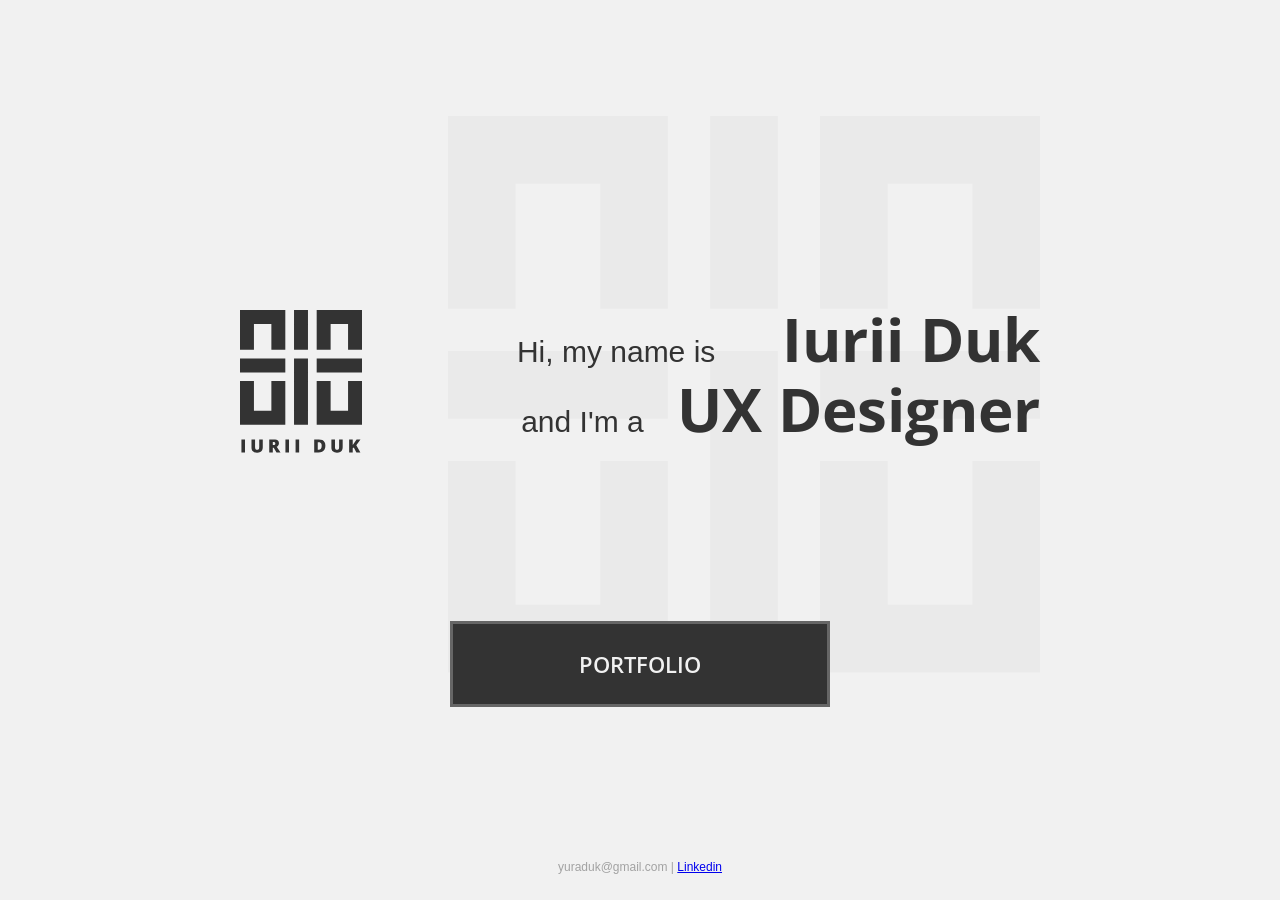
<file: index.html>
<!DOCTYPE html>
<html lang="en">
<head>
    <meta charset="UTF-8">
    <meta name="viewport" content="width=device-width, initial-scale=1.0">
    <meta http-equiv="Cache-Control" content="no-cache, no-store, must-revalidate">
    <meta http-equiv="Pragma" content="no-cache">
    <meta http-equiv="Expires" content="0">
    <title>Basic HTML Page</title>
    <link rel="stylesheet" href="css/styles.css">
    <link href="https://fonts.googleapis.com/css2?family=Open+Sans:wght@400;700&display=swap" rel="stylesheet">
   
</head>
<body>
    <div class="main-container">
        <div class="intro">
           <!-- <div class="logo">
                <img src="img/logo.svg" alt="logo" width="122px;">
            </div>
            <div class="symbol">
                <p>Hi, my name is &nbsp;&nbsp;&nbsp;&nbsp;&nbsp;&nbsp;&nbsp; <span class="bold"> Iurii Duk</span> </br> and I'm a &nbsp;&nbsp; <span class="bold"> UX Designer </span></p>
                <p class="subtext"> </br> </br>If you're here, you've probably already checked out my <a href="https://www.linkedin.com/in/iuriiduk/">LinkedIn</a> profile.</br>If not, I invite you to do so.</p>
                
            </div>-->
            <div class="brand">
                <img src="img/logo.svg" alt="Logo">
                <p>Hi, my name is &nbsp;&nbsp;&nbsp;&nbsp;&nbsp;&nbsp; <span class="bold"> Iurii Duk</span> </br> and I'm a &nbsp;&nbsp; <span class="bold"> UX Designer </span></p>
            </div>
            <div>
                <a class="button pb" href="gallery.html"> <h3>Portfolio</h3></a>
            </div>
            </div>

    <footer>
        <p class="caption">yuraduk@gmail.com | <a href="https://www.linkedin.com/in/iuriiduk/">Linkedin</p>
    </footer>
</body>
</html>
</file>
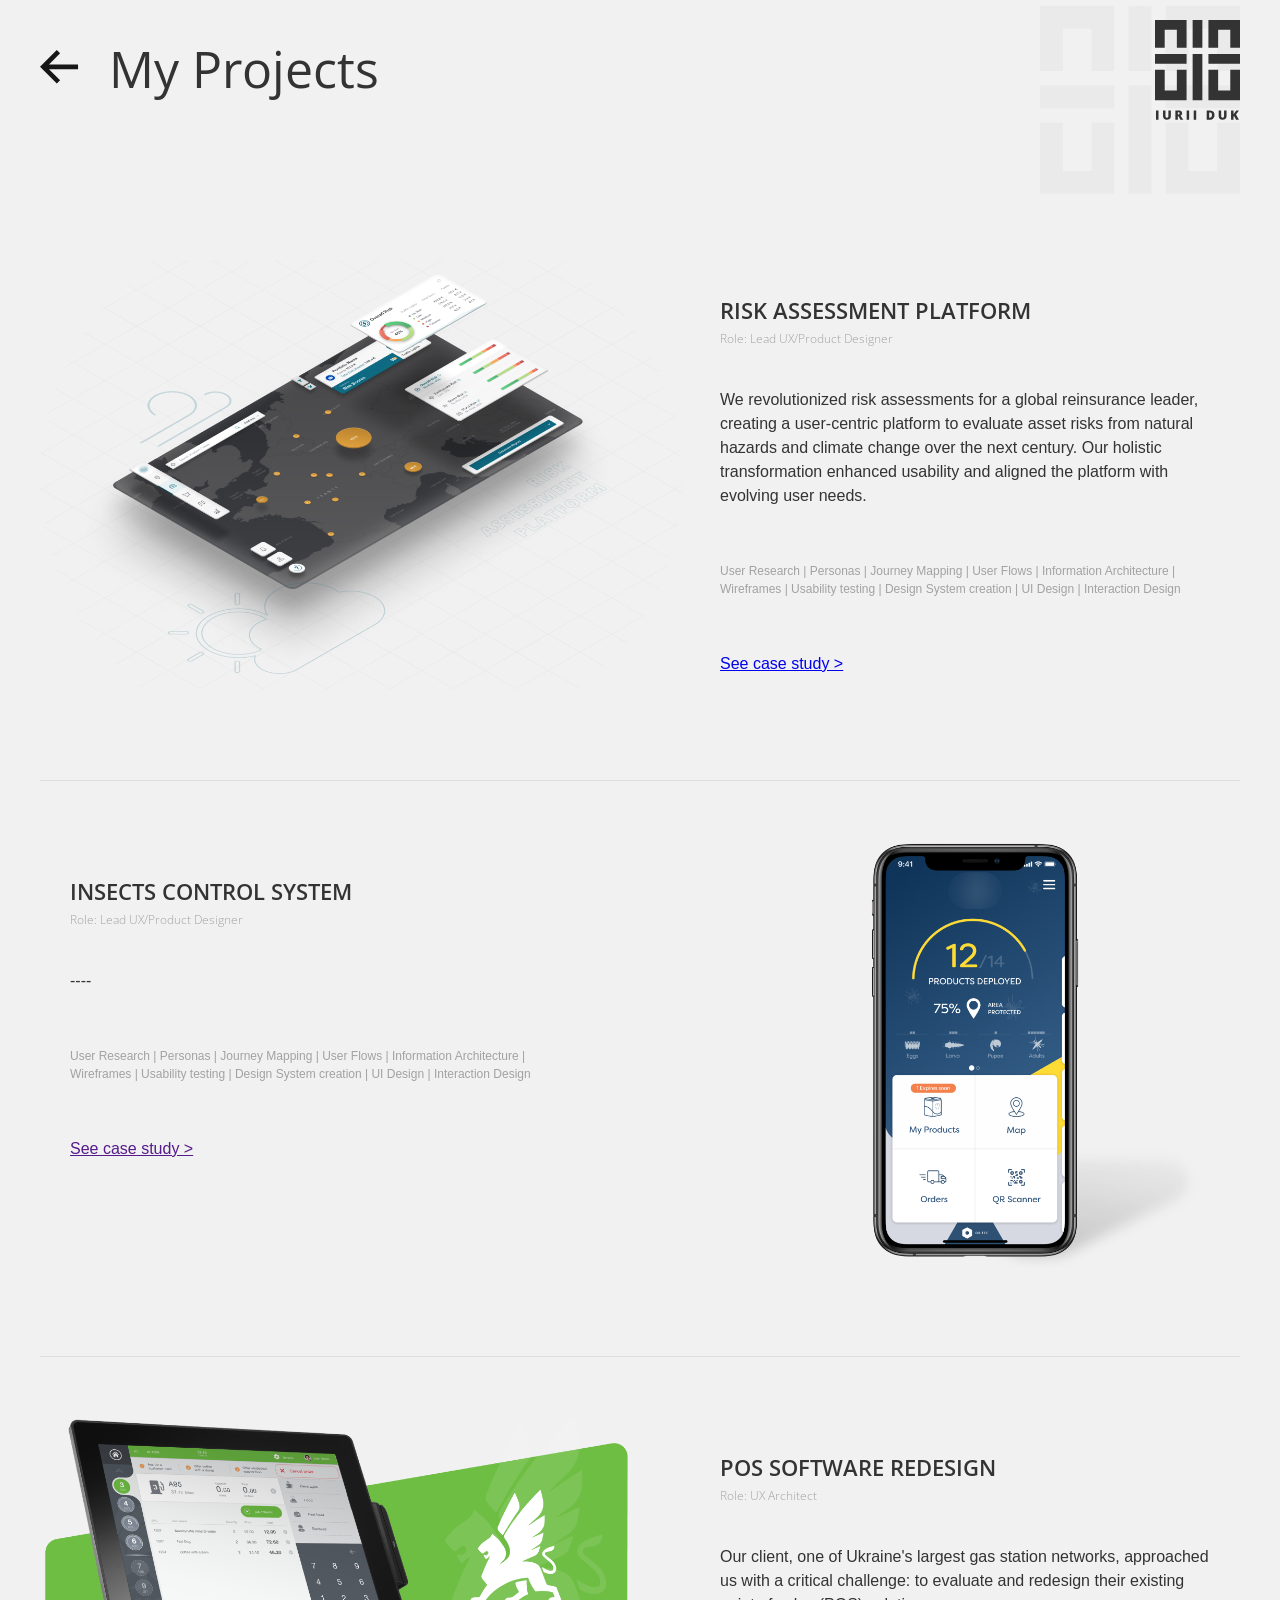
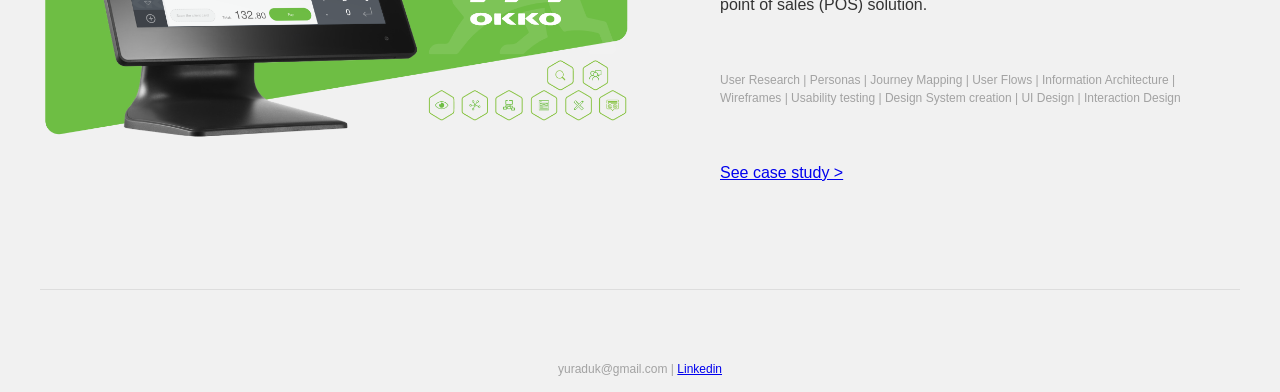
<file: gallery.html>
<!DOCTYPE html>
<html lang="en">
<head>
    <meta charset="UTF-8">
    <meta name="viewport" content="width=device-width, initial-scale=1.0">
    <meta http-equiv="Cache-Control" content="no-cache, no-store, must-revalidate">
    <meta http-equiv="Pragma" content="no-cache">
    <meta http-equiv="Expires" content="0">
    <title>Basic HTML Page</title>
    <link rel="stylesheet" href="css/styles.css">
    <link href="https://fonts.googleapis.com/css2?family=Open+Sans:wght@400;700&display=swap" rel="stylesheet">

</head>
<body>
    <div class="header">
        <div class="row">
            <div class="title">
                <a href="index.html">
                    <img src="img/icon_arrow.svg" alt="back">
                </a>
                <h1>My Projects</h1>
            </div>
            <img class="logo" src="img/logo.svg">
        </div>    
            
        <!--<div class="row">
            <h4>
                Role:  <br/><br/>
                Tools:
            </h4>
            <h4>
                Lead UX Designer<br/><br/>
                User Research | Personas | Journey Mapping | User Flows | Information Architecture | <br/>Wireframes | Usability testing | Design System creation | UI Design | Interaction Design
            </h4>
        </div>-->
        
    </div>
    <div class="main-container">
        <div class="gallery">
            <div class="project" id="Risk Assesment">
                <div class="preview">
                    <img src="img/riskassesmentpreview.png" alt="Risk assesment Platform">
                </div>
                <div class="description"> <div></div>
                    <h3>Risk Assessment Platform</h3>
                    <span class="caption">Role: Lead UX/Product Designer</span> 
                    <p>We revolutionized risk assessments for a global reinsurance leader, creating a user-centric platform to evaluate asset risks from natural hazards and climate change over the next century. Our holistic transformation enhanced usability and aligned the platform with evolving user needs.</p>
                    <p class="caption"> User Research | Personas | Journey Mapping | User Flows | Information Architecture | Wireframes | Usability testing | Design System creation | UI Design | Interaction Design</p>
                    <p><a href="riskassesment.html">See case study ></a></p>
                </div>
            </div>
            <div class="project" id="Insect Control">
                <div class="description">
                    <h3>Insects Control System</h3>
                    <span class="caption">Role: Lead UX/Product Designer</span> 
                    <p>----</p>
                    <p class="caption"> User Research | Personas | Journey Mapping | User Flows | Information Architecture | Wireframes | Usability testing | Design System creation | UI Design | Interaction Design</p>
                    <p><a href="">See case study ></a></p>
                </div>
                <div class="preview">
                    <img src="img/insectcontrolpreview.png" alt="Risk assesment Platform">
                </div>
            </div>
            <div class="project" id="Risk Assesment">
                <div class="preview">
                    <img src="img/pocpreview.png" alt="POS software redesign">
                </div>
                <div class="description">
                    <h3>POS software redesign</h3>
                    <span class="caption">Role: UX Architect</span> 
                    <p>Our client, one of Ukraine's largest gas station networks, approached us with a critical challenge: to evaluate and redesign their existing point of sales (POS) solution.</p>
                    <p class="caption"> User Research | Personas | Journey Mapping | User Flows | Information Architecture | Wireframes | Usability testing | Design System creation | UI Design | Interaction Design</p>
                    <p><a href="riskassesment.html">See case study ></a></p>
                </div>
            </div>
            
        </div>
    </div>
    <footer>
        <p class="caption">yuraduk@gmail.com | <a href="https://www.linkedin.com/in/iuriiduk/">Linkedin</a></p>
    </footer>
</body>
</html>
</file>
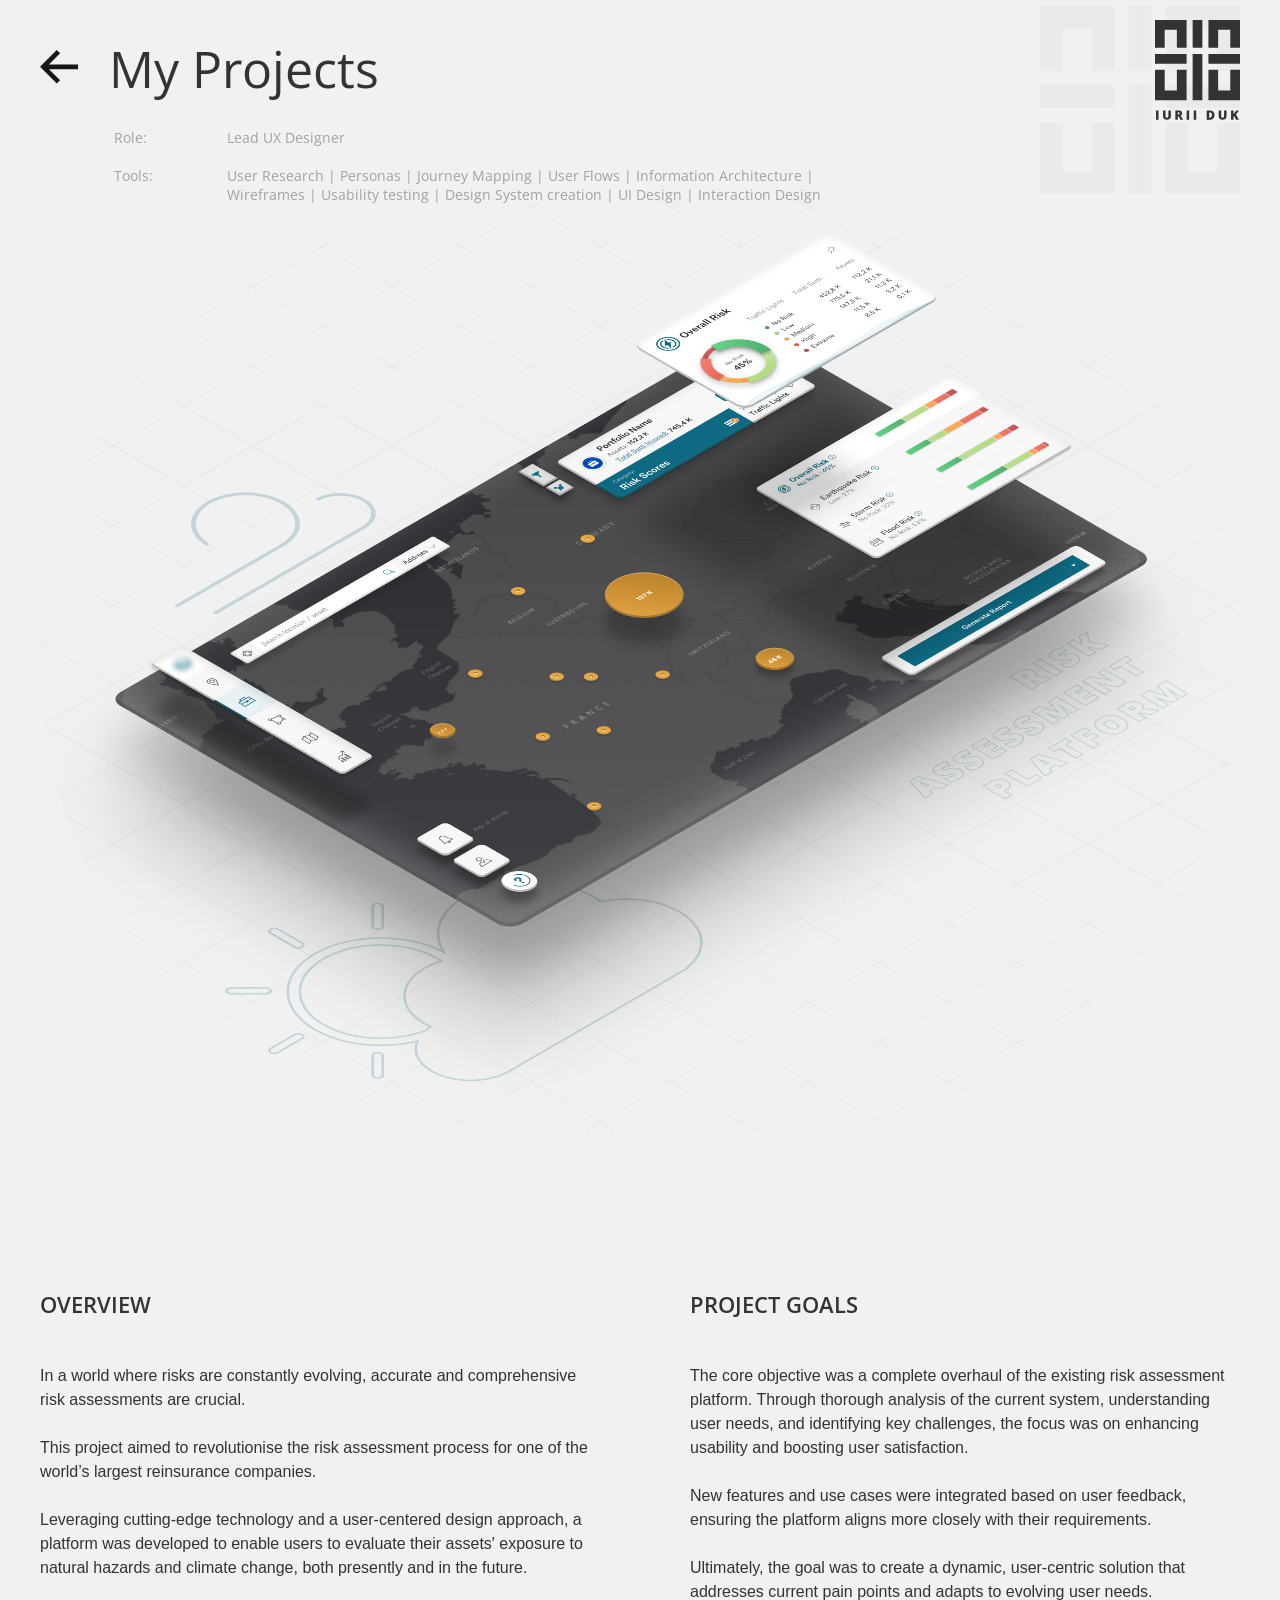
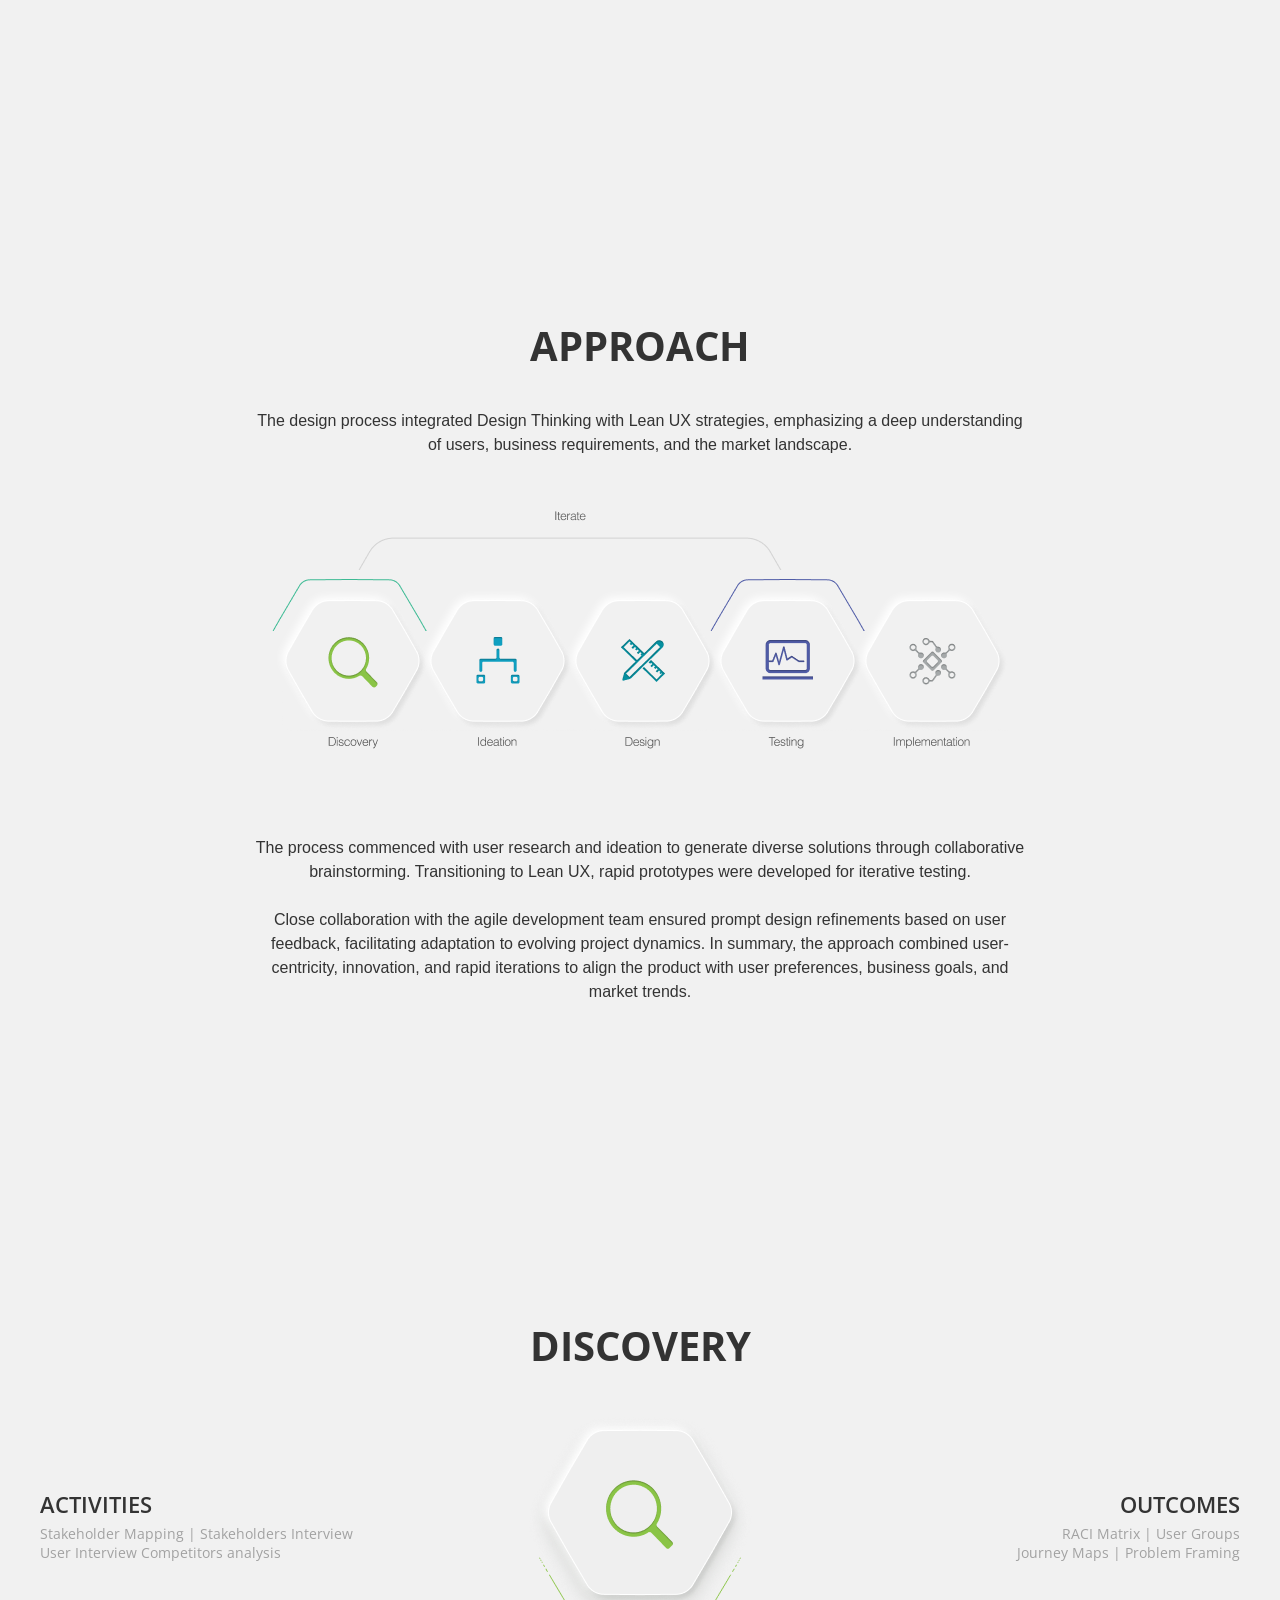
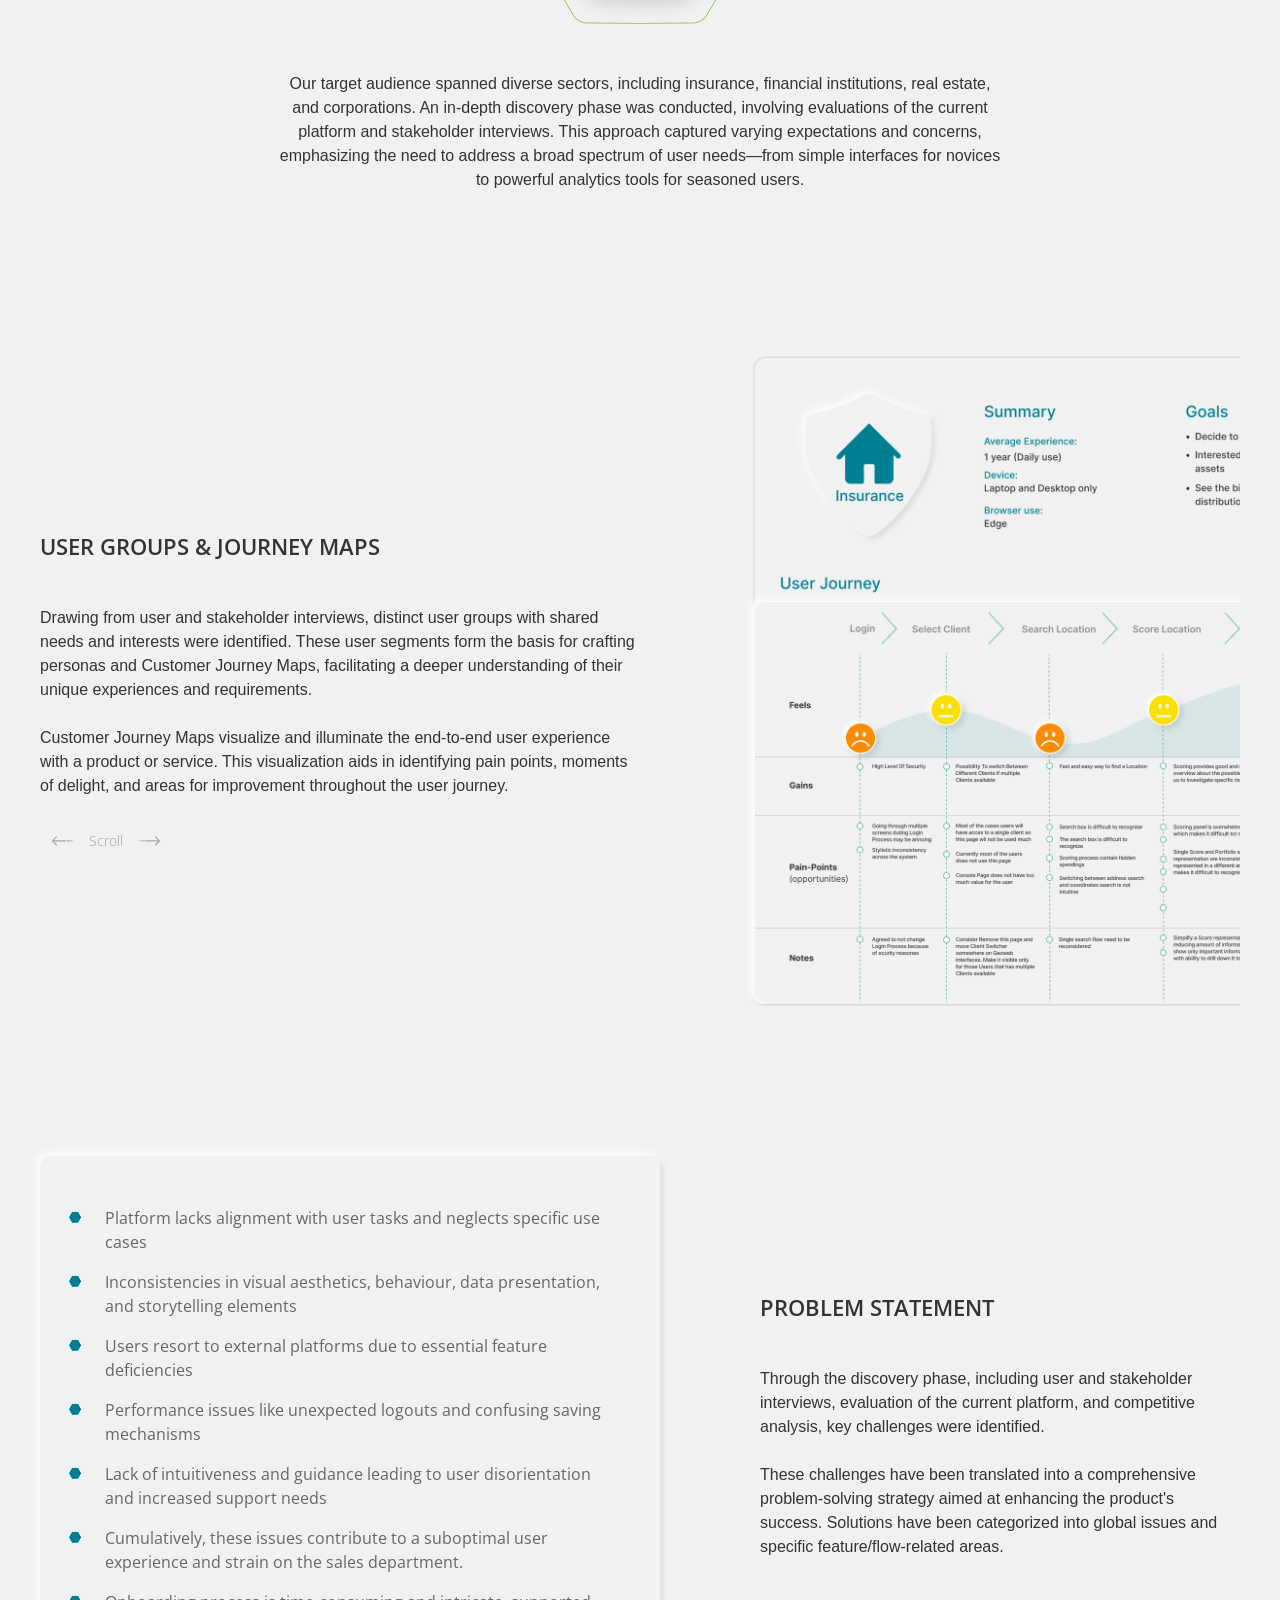
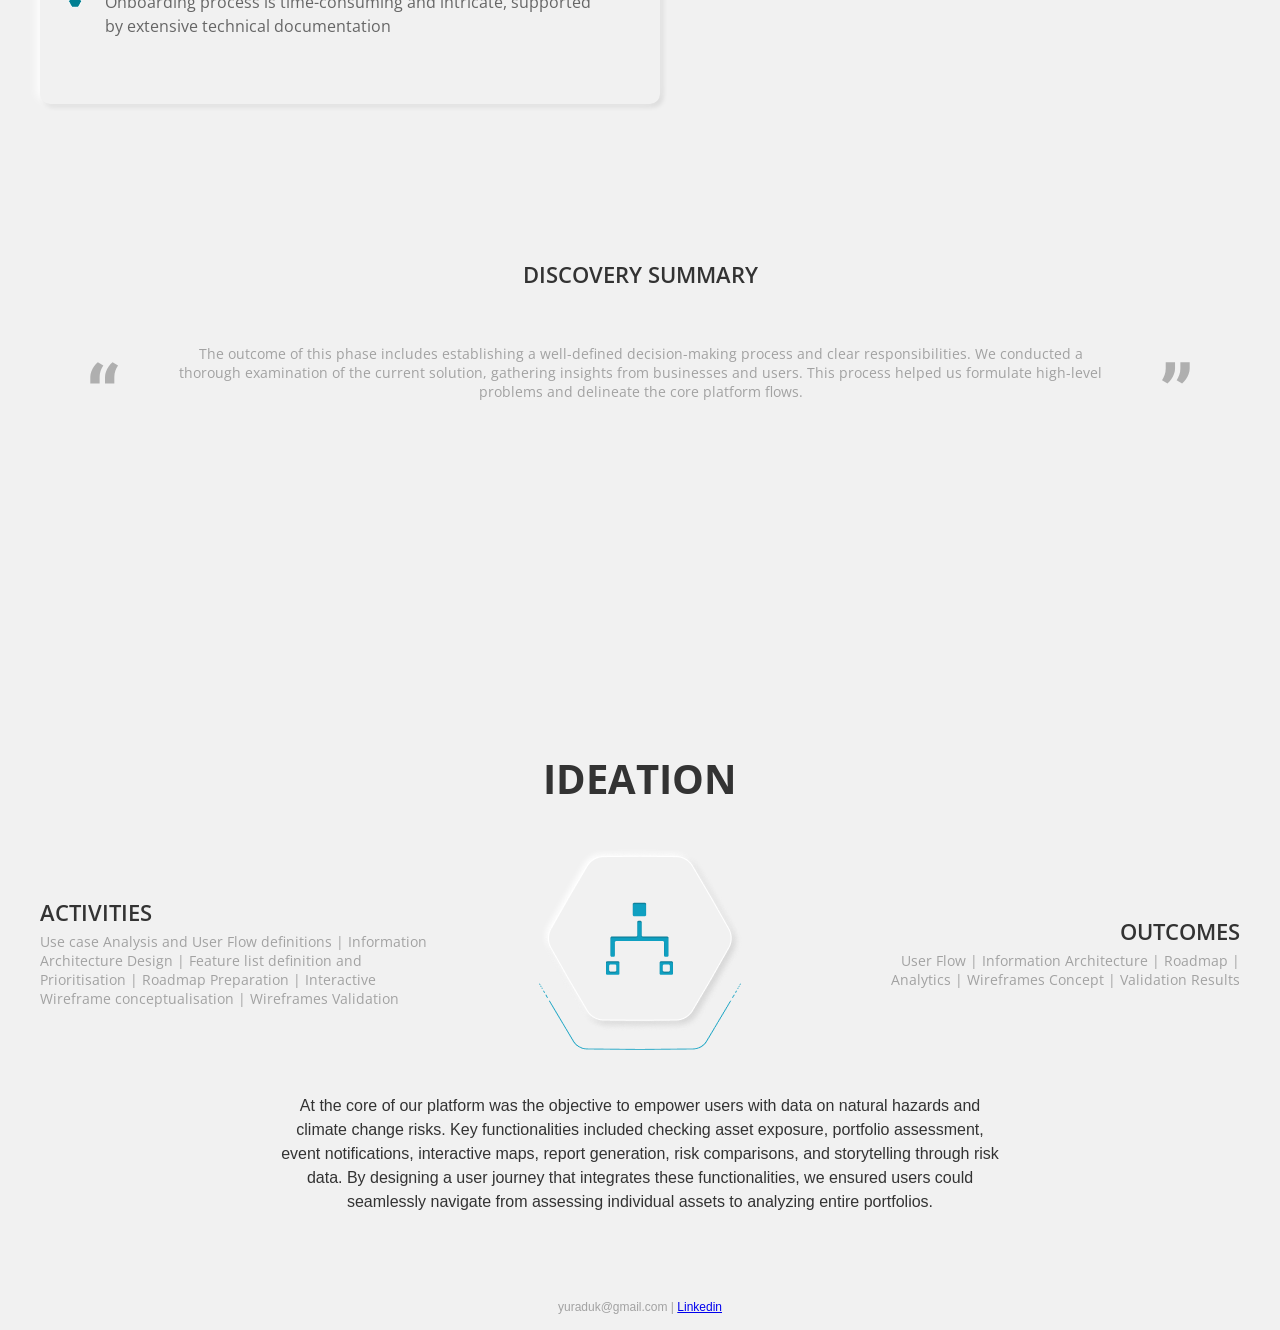
<file: riskassesment.html>
<!DOCTYPE html>
<html lang="en">
<head>
    <meta charset="UTF-8">
    <meta name="viewport" content="width=device-width, initial-scale=1.0">
    <meta http-equiv="Cache-Control" content="no-cache, no-store, must-revalidate">
    <meta http-equiv="Pragma" content="no-cache">
    <meta http-equiv="Expires" content="0">
    <title>Basic HTML Page</title>
    <link rel="stylesheet" href="css/styles.css">
    <link href="https://fonts.googleapis.com/css2?family=Open+Sans:wght@400;700&display=swap" rel="stylesheet">

</head>
<body>
    <div class="header">
        <div class="row">
            <div class="title">
                <a href="gallery.html">
                    <img src="img/icon_arrow.svg" alt="back">
                </a>
                <h1>My Projects</h1>
            </div>
            <img class="logo" src="img/logo.svg">
        </div>    
            
        <div class="row">
            <h4>
                Role:  <br/><br/>
                Tools:
            </h4>
            <h4>
                Lead UX Designer<br/><br/>
                User Research | Personas | Journey Mapping | User Flows | Information Architecture | <br/>Wireframes | Usability testing | Design System creation | UI Design | Interaction Design
            </h4>
        </div>
    </div>
    <div class="main-container">
        <div>
            
        </div>
        <div class="prjdsc">
            <div class="block1">
                <div class="block2">
                    <img src="img/riskassesment/Frame 2038.png" alt="title" style="width: 100%;">
                </div>
                <div class="block2">
                    <div class="twocolumn">
                        <div class="colum">
                            <h3>Overview</h3>
                            <p>
                                In a world where risks are constantly evolving, accurate and comprehensive risk assessments are crucial. <br/> <span class="space"></span>
                                This project aimed to revolutionise the risk assessment process for one of the world’s largest reinsurance companies. <br/> <span class="space"></span>
                                Leveraging cutting-edge technology and a user-centered design approach, a platform was developed to enable users to evaluate their assets' exposure to natural hazards and climate change, both presently and in the future.
                            </p>
                        </div>
                        <div class="colum">
                            <h3>Project Goals</h3>
                            <p>
                                The core objective was a complete overhaul of the existing risk assessment platform. Through thorough analysis of the current system, understanding user needs, and identifying key challenges, the focus was on enhancing usability and boosting user satisfaction. <br/> <span class="space"></span>
                                New features and use cases were integrated based on user feedback, ensuring the platform aligns more closely with their requirements. <br/> <span class="space"></span>
                                Ultimately, the goal was to create a dynamic, user-centric solution that addresses current pain points and adapts to evolving user needs.
                            </p>
                        </div>
                    </div>
                </div>
            </div>  
            <div class="block1" style="display: flex; flex-direction: column; justify-content: space-between; height: 700px;">
                <div class="name centerh">
                    <h2>Approach</h2>    
                </div>
                <div class="centerh">
                    <p class="w730 centert">
                        The design process integrated Design Thinking with Lean UX strategies, emphasizing a deep understanding of users, business requirements, and the market landscape.
                    </p>
                </div>
                <div class="centerh" style="padding-bottom: 50px;">
                    <img src="img/riskassesment/approach.png" alt="approach">
                </div>
                <div class="centerh">
                    <p class="w730 centert">
                        The process commenced with user research and ideation to generate diverse solutions through collaborative brainstorming. Transitioning to Lean UX, rapid prototypes were developed for iterative testing. <br><span class="space"></span>
                        Close collaboration with the agile development team ensured prompt design refinements based on user feedback, facilitating adaptation to evolving project dynamics. In summary, the approach combined user-centricity, innovation, and rapid iterations to align the product with user preferences, business goals, and market trends.
                    </p>
                </div>
            </div>  
            
            
            <!----------------- DISCOVERY SECTION -------------------->
            <div class="block1">


                <!--SECTION TITLE START-->
                <div class="block2">
                    <div class="sectiontitle">
                        <h2 class="name">Discovery</h2>
                        <div class="secdetails">
                            <div class="leftside">
                                <h3>Activities</h3>
                                <h4>Stakeholder Mapping  |  Stakeholders Interview <br> User Interview  Competitors analysis</h4>
                            </div>
                            <div><img src="img/riskassesment/discoverticon.png" alt="discovery"></div>
                            <div class="rightside">
                                <h3>Outcomes</h3>
                                <h4>RACI Matrix  |  User Groups <br> Journey Maps | Problem Framing</h4>
                            </div>
                        </div>
                        <div class="sectiondescription">
                            <p>Our target audience spanned diverse sectors, including insurance, financial institutions, real estate, and corporations. An in-depth discovery phase was conducted, involving evaluations of the current platform and stakeholder interviews. This approach captured varying expectations and concerns, emphasizing the need to address a broad spectrum of user needs—from simple interfaces for novices to powerful analytics tools for seasoned users.</p>
                        </div>
                    </div>
                </div>
                <!--SECTION TITLE ENDS-->


                <!-- USER JOURNEY SECTION START-->
                <div class="block2">
                    <div class="scroll-container">
                        <div class="content">
                            <div class="users">
                                <div class="text">
                                    <h3>User Groups & Journey Maps</h3>
                                    <p style="width: 600px; margin-right: 100px;">
                                        Drawing from user and stakeholder interviews, distinct user groups with shared needs and interests were identified. These user segments form the basis for crafting personas and Customer Journey Maps, facilitating a deeper understanding of their unique experiences and requirements. <br><span class="space"></span>
                                        Customer Journey Maps visualize and illuminate the end-to-end user experience with a product or service. This visualization aids in identifying pain points, moments of delight, and areas for improvement throughout the user journey.
                                    </p>
                                    <br> 
                                    <ul class="scr">
                                        <li> <img src="img/arrowleft.svg" alt="ArrowLeft"></li>
                                        <li>  Scroll </li>
                                        <li> <img src="img/arrowright.svg" alt="ArrowRight"></li>
                                    </ul>
                                </div>
                                <img class="preview" src="img/riskassesment/1.png" alt="usergroups" > 
                                <img class="preview" src="img/riskassesment/2.png" alt="usergroups">
                                <img class="preview" src="img/riskassesment/3.png" alt="usewrgroups">
                            </div>
                        
                        </div>
                    </div>
                    <script src="/js/script.js"></script>
                </div>
                <!--USER JOURNEY SECTION ENDS-->


                <!--PROBLEM STATEMENT-->
                <div class="block2">
                        <div class="users">
                            <div class="listblock">
                                <ul>
                                    <li>Platform lacks alignment with user tasks and neglects specific use cases</li>
                                    <li>Inconsistencies in visual aesthetics, behaviour, data presentation, and storytelling elements</li>
                                    <li>Users resort to external platforms due to essential feature deficiencies</li>
                                    <li>Performance issues like unexpected logouts and confusing saving mechanisms</li>
                                    <li>Lack of intuitiveness and guidance leading to user disorientation and increased support needs</li>
                                    <li>Cumulatively, these issues contribute to a suboptimal user experience and strain on the sales department.</li>
                                    <li> Onboarding process is time-consuming and intricate, supported by extensive technical documentation</li>
                                </ul>
                            </div>
                            <div class="text">
                                <h3>Problem Statement</h3>
                                <p style="width: 480px;">
                                    Through the discovery phase, including user and stakeholder interviews, evaluation of the current platform, and competitive analysis, key challenges were identified. <br> <br>
                                    These challenges have been translated into a comprehensive problem-solving strategy aimed at enhancing the product's success. Solutions have been categorized into global issues and specific feature/flow-related areas.
                                </p>

                            </div>
                        </div>
                </div>
                <!--PROBLEM STATEMENT SECTION ENDS-->


                <!--DISCOVERY SUMMARY-->
                <div class="block2">
                    <div class="summary">
                        <h3>Discovery Summary</h3>
                        <div style="display: flex; flex-direction: row; margin: 50px;">
                            <img src="img/qopen.svg" alt="qopen">
                            <h4>
                                The outcome of this phase includes establishing a well-defined decision-making process and clear responsibilities. We conducted a thorough examination of the current solution, gathering insights from businesses and users. This process helped us formulate high-level problems and delineate the core platform flows.
                            </h4>
                            <img src="img/qclose.svg" alt="qclose">
                        </div>
                    </div>
                </div>
                <!--DISCOVERY SUMMARY SECTION ENDS-->


            </div>     
            <!----------------- DISCOVERY SECTION -------------------->
            <div class="block1">


                <!--SECTION TITLE START-->
                <div class="block2">
                    <div class="sectiontitle">
                        <h2 class="name">Ideation</h2>
                        <div class="secdetails">
                            <div class="leftside">
                                <h3>Activities</h3>
                                <h4>Use case Analysis and User Flow definitions  |  Information Architecture Design  |  Feature list definition and Prioritisation  |  Roadmap Preparation  |  Interactive Wireframe conceptualisation  |  Wireframes Validation</h4>
                            </div>
                            <div><img src="img/riskassesment/ideationicon.png" alt="discovery"></div>
                            <div class="rightside">
                                <h3>Outcomes</h3>
                                <h4>User Flow  |  Information Architecture  |  Roadmap  |  Analytics  | Wireframes Concept  |  Validation Results</h4>
                            </div>
                        </div>
                        <div class="sectiondescription">
                            <p>At the core of our platform was the objective to empower users with data on natural hazards and climate change risks. Key functionalities included checking asset exposure, portfolio assessment, event notifications, interactive maps, report generation, risk comparisons, and storytelling through risk data. By designing a user journey that integrates these functionalities, we ensured users could seamlessly navigate from assessing individual assets to analyzing entire portfolios.</p>
                        </div>
                    </div>
                </div>
                <!--SECTION TITLE ENDS-->


                <!-- CORE USER FLOW-->
                 



            </div>








            <!----------------- IDEATIONS SECTION -------------------->




                





         
        </div>
        




    </div>
    <footer>
        <p class="caption">yuraduk@gmail.com | <a href="https://www.linkedin.com/in/iuriiduk/">Linkedin</a></p>
    </footer>
</body>
</html>
</file>
<file: css/styles.css>
/* Simple CSS Reset */
* {
    margin: 0;
    padding: 0;
    box-sizing: border-box;
}

/* Variables*/
:root {
    --primary-color: #333;
    --secondary-color: #666;
    --text-secondary: #A2A2A2;
    --bg-color: #F1F1F1;
    --link-color: #1891E8;
    --sp40: 40px;
    --sp80: 150px;
    --sp300: 300px;
}

/* Text styles */

h1, h2, h3, h4 {
    font-family: 'Open Sans', sans-serif;
}

p, caption {
    font-family: Helvetica, sans-serif;
}

p {
    margin: 0 0 14px 0;
    font-weight: lighter;
    line-height: 24px;
    font-size: 16px;
}

h1 {
    font-size: 50px;
    font-weight: normal;
}

h2 {
    font-size: 40px;
    font-weight: bold;
    text-transform:uppercase;
}

h3 {
    font-size: 22px;
    font-weight:600;
    text-transform:uppercase;
    line-height: 40px;
}
.prjdsc h3 {
    margin-bottom: 40px;
}

h4 {
    font-size: 14px;
    font-weight: normal;
    color: var(--text-secondary);
}

.caption {
    font-size: 12px;
    font-weight: lighter;
    color: var(--text-secondary);
    line-height: 18px;
}

.button {
    display: inline-block;
    text-align: center;
    padding: 10px;
    background-color: var(--primary-color);
    color: var(--bg-color);
    text-decoration: none;
    border: solid var(--secondary-color);
}
.button:hover {
    text-decoration: none;
    background-color: #ddd;
    color: var(--primary-color);
    border: solid var(--secondary-color);
}

/*--------MODIFYERS----------*/
.row{
    display: flex;
    flex-direction: row;
}
.cloumn{
    display: flex;
    flex-direction: column;
}
.centerv{
    display: flex;
    align-items: center;
}
.centerh{
    display: flex;
    justify-content: center;
}
.centert{
    text-align: center;
}
footer {
    margin-top: 70px;
    margin-bottom: 10px;
}
.space {
    display: block;
    height: 24px;
}
.w730{
    width: 780px;
}
.scr {
    font-weight:lighter;
    color: var(--text-secondary);
    list-style-type: none;
}
.scr li {
    display: inline;
}
.scr li img {
    width: 25px;
    height: 10px;
    margin-left: 10px;
    margin-right: 10px;
}


/*------------TEMP-------------*/
/*div {
    background-color: #ff000020;
}*/

/* BLOCK STYLES */
html, body {
height: 100%;
margin: 0;
}

body {
    font-family: 'Open Sans', sans-serif;
    font-size: 14px;
    font-weight: normal;
    background-color: var(--bg-color);
    color: var(--primary-color);
    display: grid;
    place-items: center;
    width: 100%;
    
}

.main-container {
    display: flex;
    justify-content: center;
    align-items: center;
    flex-direction: column;
    width: 100%;
    height: 100%;
    max-width: 1200px;
}

.twocolumn {
    width: 100%;
    display: flex;
    flex-direction: row;
    justify-content: space-between;
}
.twocolumn > div {
    width: 50%;
    margin-right: 50px;
}
.twocolumn > div:last-child {
    margin-left: 50px;
    margin-right: 0px;
}

.listblock {
    border-radius: 10px;
    padding: 50px;
    margin-right: 100px;
    box-shadow: -3px -3px 10px rgb(255, 255, 255), 3px 3px 5px rgba(0, 0, 0, 10%);
}

.listblock ul {
    list-style-image: url('../img/list.svg');
    line-height: 24px;
    color: var(--secondary-color);
    font-size: 16px;
}
.listblock ul li {
    padding-left: 15px;
    padding-bottom: 16px;
}

.summary {
    text-align: center;
}
.summary h4 {
    padding-left: 50px;
    padding-right: 50px;

}



/* ------- MAIN PAGE -----*/
.intro {
    display: flex;
    flex-direction: column;
    width: 800px;
    height: 100%;
    align-items: center;
    justify-content: center;
    padding-top: 100px;
    background-image: url('../img/symbol.svg');
    background-position: right;
    background-repeat: no-repeat;
    
}
.brand {
    width: 100%;
    align-items: center;
    display: flex;
    justify-content:space-between;
    height: 400px;
}
.brand p {
    font-size: 30px;
    text-align: right;
    padding-left: 100px;
}
.brand .bold {
    font-family: 'Open Sans', sans-serif;
    font-size: 60px;
    font-weight: bold;
    line-height: 70px;
}

.pb {
    margin-top: 40px;
    padding: 20px;
    width: 380px;

}



/*----------PROJECT DESCRIPTION WRAPPER ---------------*/
.prjdsc{
    /*border: #333 solid;*/   
}
.prjdsc > .block1 {
    margin-bottom: var(--sp300);
}
.prjdsc > .block1:last-child {
    margin-bottom: 0px;
}



/*---PROJECT DESCRIPTION BLOCKS -----*/
.block1 {
    display: flex;
    flex-direction: column;
    /*border: #1891E8 solid;*/
}
.block1 > .block2 {
    margin-bottom: var(--sp80);
}

.block1 > .block2:last-child {
    margin-bottom: 0px;
}
.block2 {
    /*border: violet solid;*/
}




/* ---- SECTION TITLE STYLE ---- */
.sectiontitle {
    display: flex;
    flex-direction:column;
    justify-content: space-between;
    align-items: center;
}
.sectiontitle h2 {
    text-align: center;
    margin-bottom: var(--sp40);
}
.secdetails h3{
    margin-bottom: 0px;
}
.sectiontitle .secdetails{
    display: flex;
    flex-direction: row;
    justify-content: space-between;
    align-items: center;
    width: 100%;
}
.sectiontitle .secdetails .leftside {
    width: 400px;
}
.sectiontitle .secdetails .rightside {
    width: 400px;
    text-align: right;
}
.sectiontitle .sectiondescription {
    text-align: center;
    margin-top: var(--sp40);
    width: 730px;
}


/*---SCROLL CONTAINER---*/
.scroll-container {
    width: 100%;
    height: 650px;
    max-width: 1200px;
    overflow: hidden;
    scroll-behavior: auto;
    white-space: nowrap;
    cursor: grab;
    position: relative;
}
.content {
    position: absolute; /* Абсолютне позиціонування */
    top: 0;
    left: 0;
    width: 100%; /* Ширина контенту, що перевищує межі контейнера */
    height: 300px; /* Висота контенту, що перевищує межі контейнера */
}




/*--------- Product Specific -- Risk management---*/
.users {
    display: flex;
    flex-direction: row;
}
.users p {
    white-space: normal;
}
.users > .preview {
    white-space:normal;
    width: 927px;

}
.users .text {
    display: flex;
    flex-direction: column;
    justify-content: center;
}



/* ---------GALLERY------------*/
.header {
    display: flex;
    flex-direction: column;
    align-items: top;
    width: 100%;
    max-width: 1200px;
    background-image: url(../img/symbol.svg);
    background-position: right;
    background-size: 200px;
    background-repeat:no-repeat;
    padding-top: 20px;
    height:200px;
}
.header .title {
    width: 100%;
    display: flex;
    flex-direction: row;
    align-items: center;
    margin-bottom: 10px;
}
.header a{
    padding-right: 30px;
    padding-top: 30px;
    padding-bottom: 30px;
}
.header a:hover{
   background-color: var(--text-secondary);
}
.header .logo{
    height: 100px;
    align-items: center;
}
.header h4 {
    margin-right: 0px;
    margin-left: 74px;
    margin-bottom: 20px;
}

.gallery div:hover {
    background-color: #ebebeb;
}

.gallery .project {
    display: flex;
    width: 100%;
    border-bottom: solid 1px #ddd;
    padding-top: 60px;
    padding-bottom: 60px;
}

.project .preview img {
    width:650px;
}

.project .description {
    padding: 30px;
    width: 100%;
    display: flex;
    flex-direction: column;
    justify-content: top;
}

.project .description p {
    margin-top: var(--sp40);
}
</file>
